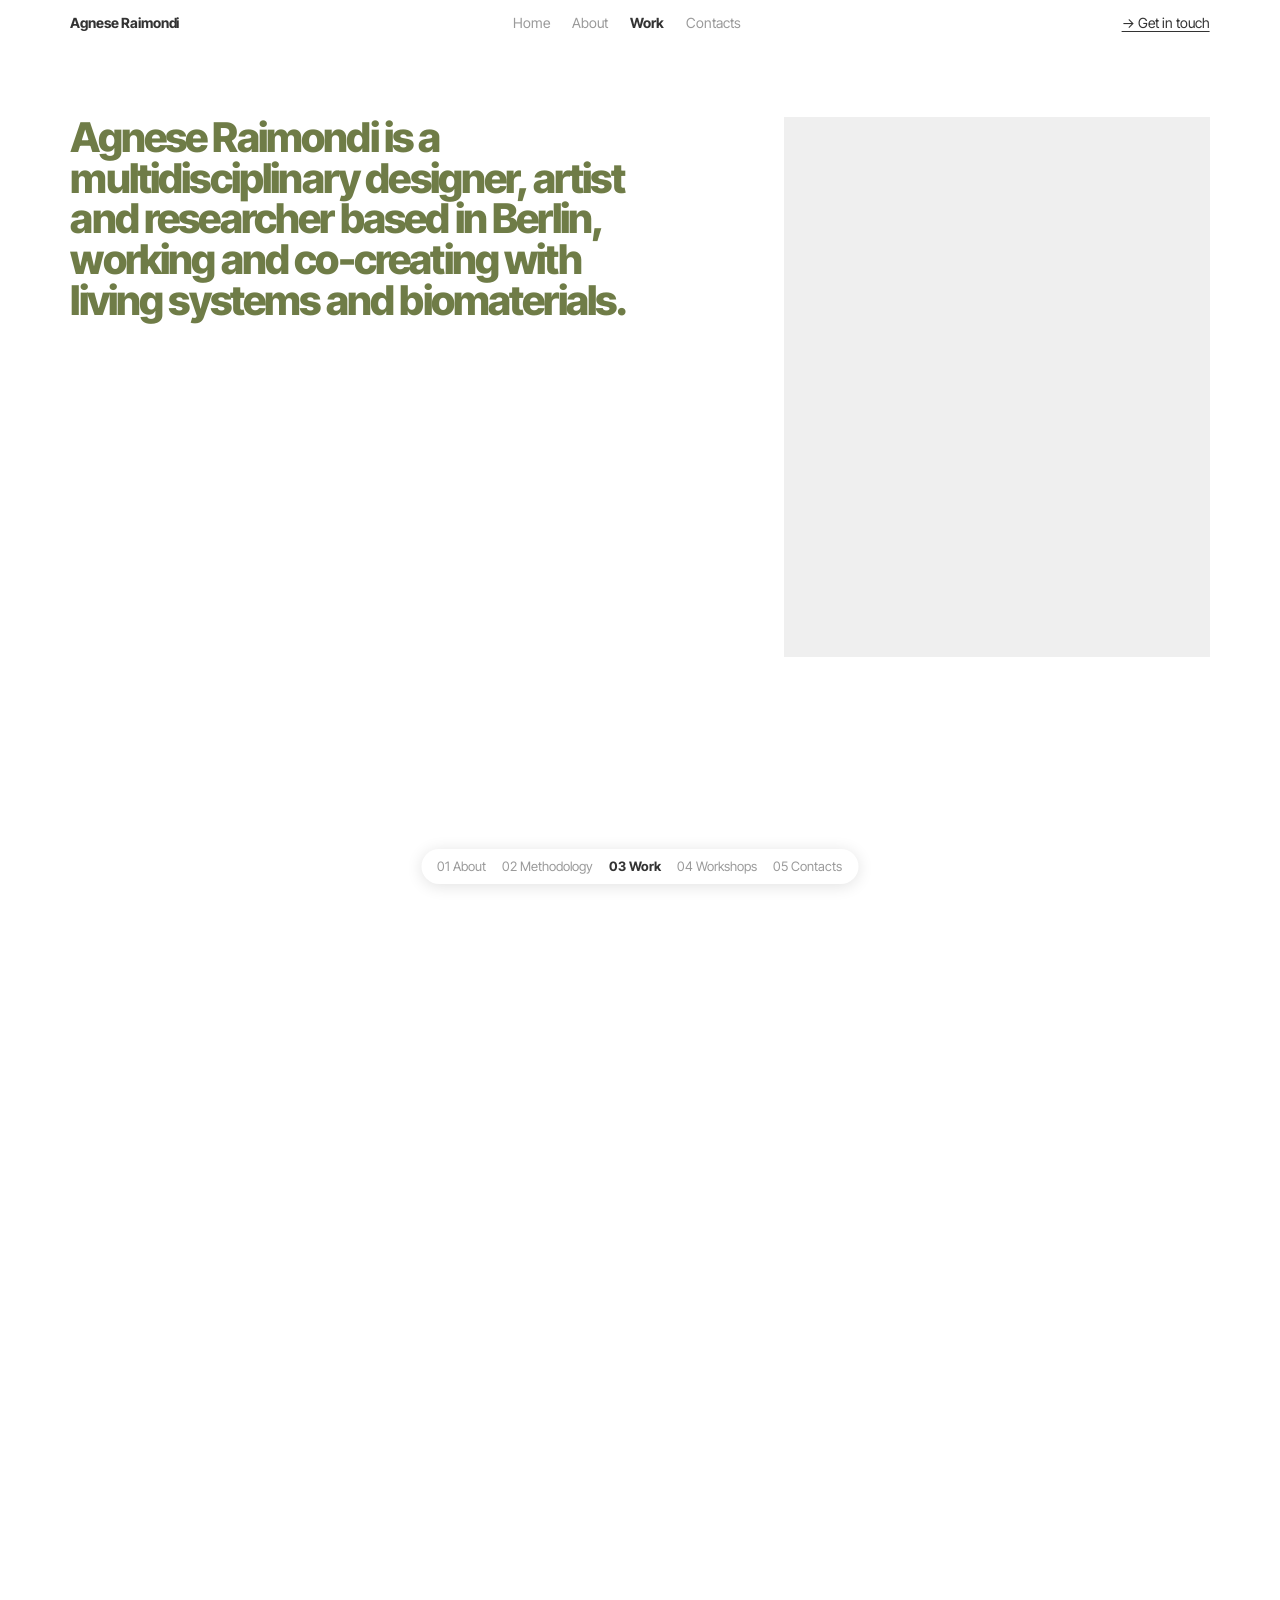
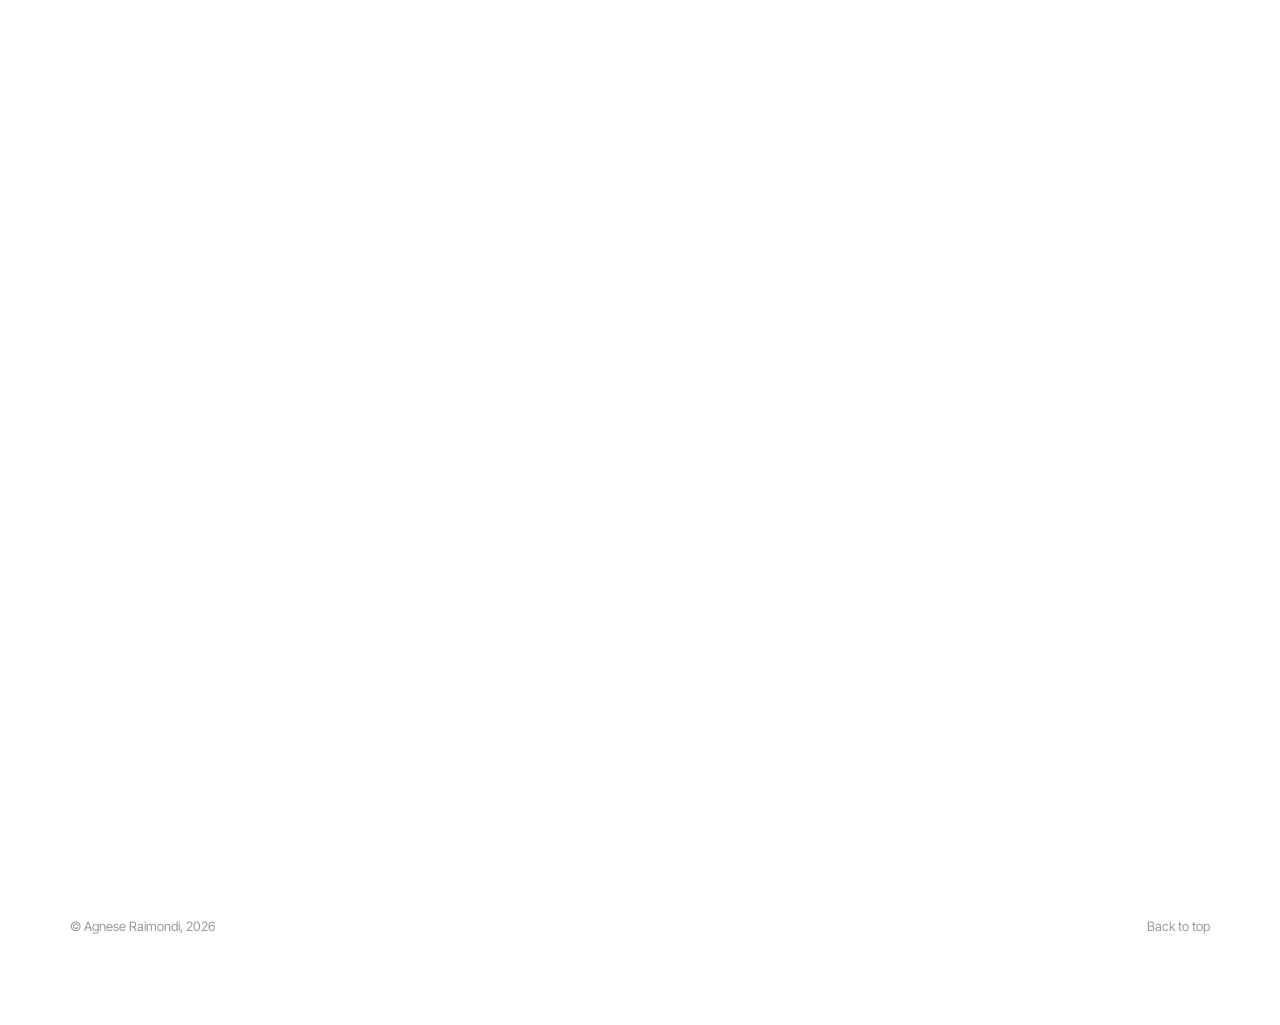
<file: index.html>
<!DOCTYPE html>
<html lang="en">
<head>
<meta charset="utf-8">
<meta name="viewport" content="width=device-width, initial-scale=1">
<title>Agnese Raimondi </title>
<meta name="description" content="Agnese Raimondi is a Bio-artist and Designer, working with sustainable approaches, regenerative design and biomaterials.">
<link rel="preconnect" href="https://fonts.googleapis.com">
<link rel="preconnect" href="https://fonts.gstatic.com" crossorigin>
<link href="https://fonts.googleapis.com/css2?family=Inter+Tight:wght@200;300;400;500;700;800&display=swap" rel="stylesheet">
<link rel="stylesheet" href="style.css">
</head>
<body>

<header class="bar">
  <a class="mark" href="#top">Agnese Raimondi</a>
  <nav aria-label="Main">
    <a href="#top" class="on">Home</a>
    <a href="#about">About</a>
    <a href="#work">Work</a>
    <a href="contact.html">Contacts</a>
  </nav>
  <a class="cta" href="contact.html">→ Get in touch</a>
</header>

<main id="top">
<div class="cover">
  <div class="cover-text">
<h1 class="lead">
  <span class="name">Agnese Raimondi is a multidisciplinary designer, artist and researcher based in Berlin, working and co-creating with living systems and biomaterials.</span>
</h1>
  </div>
  <div class="hero">
    <iframe src="https://player.vimeo.com/video/1244263925?badge=0&amp;autopause=0&amp;player_id=0&amp;app_id=58479&amp;autoplay=1&amp;muted=1&amp;loop=1&amp;background=1"
            allow="autoplay; fullscreen; picture-in-picture; clipboard-write; encrypted-media; web-share"
            referrerpolicy="strict-origin-when-cross-origin"
            title="MOLD WILL GROW ON YOU"></iframe>
  </div>
</div>

  <section class="blk toc" id="contents">
    <h2>Contents</h2>
    <div class="body">
      <ol>
        <li><a href="#about"><span>01</span>About me</a></li>
        <li><a href="#methodology"><span>02</span>Methodology</a></li>
        <li><a href="#work"><span>03</span>Work</a></li>
        <li><a href="#workshops"><span>04</span>Workshops</a></li>
        <li><a href="contact.html"><span>05</span>Contacts</a></li>
      </ol>
    </div>
  </section>

  <section class="blk" id="about">
    <h2><small>01</small>About me</h2>
    <div class="body">
      <p>I am a designer, researcher, artist and <strong>alchemist</strong>. I’m fascinated by <strong>transformation and co-creation with nature</strong>, and these are the focus of my practice. When I first started exploring biomaterials, I realised that for the first time a material could capture time and explore it with me: growth, transformation, decomposition. A full cycle that I could finally see clearly and it opened up a whole world inside me.</p>
      <p>I come from a background in Fashion and Costume Design. My passion for textiles, and for the relationships between people, materials and society, led me towards regenerative design. With a Master in Design for Emergent Futures, I confirmed my passion for research, more-than-human design, and participatory and speculative approaches.</p>
    </div>
  </section>

<section class="blk" id="methodology">
  <h2><small>02</small>Methodology</h2>
  <div class="body">
    <p>I work mainly with <strong>biomaterials</strong> and <strong>biofabrication</strong>: biomaterials are materials that come from living matter, such as plants, algae, fungi or bacteria, rather than from petrochemicals; while biofabrication is a way of making in which a living process does part of the work. For example, growing roots of plants to make a textile (you can read about it in the <a href="#work">Work section</a>).</p>

    <p>Photography is what accompanies me most, especially when I document my materials and I am always experimenting with something new, starting from study and research, but I also let the results surprise me. These materials don’t always behave as planned: a bioplastic can dry differently than expected, a dye can react differently on each fibre, and external factors I can’t control, like the weather, can change the result. When something <strong>unexpected</strong> happens, I don’t see it as a failure. I try to understand why it happened and to accept what the material became and what it taught me. This way of working is also the starting point of my workshops and collaborations, which tend to open onto wider conversations about how we relate to matter.</p>
  </div>
</section>

  <section class="blk wide" id="work">
    <h2><small>03</small>Work</h2>
    <div class="body" id="work-grid"></div>

<p class="lab">Education</p>

    <!-- ===== MASTER: tendina chiusa di default. Per averla aperta all'arrivo scrivi <details class="master" open> ===== -->
    <details class="master" id="master">
      <summary>
        <h3>Master in Design for Emergent Futures<small>Barcelona, 2025 – 2026</small></h3>
        <p class="m-short">A hands-on, multidisciplinary master where I worked daily in the biolab, learned digital fabrication and researched Pleasure Activism.</p>
        <span class="more"><span class="o-closed">+ Read more</span><span class="o-open">– Close</span></span>
      </summary>

      <div class="m-open">
        <div class="m-text">
          <div class="body">
            <p>I did my Master in Design for Emergent Futures in Barcelona, organised by IAAC and ELISAVA Barcelona School of Design and Engineering, in collaboration with Fab Lab Barcelona and the Fab Academy. It is a hands-on, multidisciplinary programme that takes design beyond aesthetics, to face complex challenges where many different factors are connected. The programme is built around four pillars: Explore, Build, Reflect and Apply. Through the Fab Academy, based on MIT’s course “How to Make (Almost) Anything” and led by Neil Gershenfeld, we learned digital fabrication, coding and synthetic biology, and we looked critically at technologies such as AI, blockchain and biotechnology.</p>

      <p>What I loved most is that I had the chance to work every day in the biolab, a laboratory where you research and experiment with living materials, and to deepen my research on biomaterials. I also explored new technologies: I learned some coding and how to work with Arduino, a small programmable board that lets objects react to the world around them, and I discovered new software such as Rhinoceros, TouchDesigner, and learned how to 3D print. I integrated all of this into my projects.</p>

      <p>My research project was about Pleasure Activism and what it means for women to live our own intimacy and pleasure, starting from my experience. I developed group facilitations to start conversations on the topic, and I prototyped games and objects of exploration to go with them. And working side by side with my classmates, I also learned rapid prototyping: turning ideas into real objects quickly, testing them and improving them together.</p>
          </div>
        </div>

        <p class="lab">Selected projects</p>

        <!-- Progetto 1: testo a sinistra, foto a destra -->
        <article class="mp">
          <div class="mp-text">
            <h4>(UN)chastity</h4>
            <span>2026</span>
            <p>(UN)chastity is a project made in collaboration with Ivan Hunga Garcia. Is a pair of pressure-sensitive g-string underwear made from biomaterials, embedded with vibration motors that respond to touch pressure. We explored and experimented at the intersection of e-textiles, biodesign, and intimate wearable technology, trying to make our artefacts as much open source and DIY as we could.</p>
            <p>If you want to know more, the project is fully open source and you can find it on <a href="https://www.hackster.io/545240/un-chastity-17b1e7" target="_blank" rel="noopener">Hackster</a>.</p>
          </div>
          <div class="mp-ph">
            <div class="ph"><img src="images/master/project1.jpg" alt="(UN)chastity, photo 1" onerror="this.remove()"></div>
            <div class="ph"><img src="images/master/project2.jpg" alt="(UN)chastity, photo 2" onerror="this.remove()"></div>
          </div>
        </article>

        <!-- Progetto 2: "flip" = testo a destra, foto a sinistra -->
        <article class="mp flip" id="monsters-and-pleasures">
          <div class="mp-text">
            <h4>Monsters and Pleasures</h4>
            <span>2026</span>
            <p>Monsters and Pleasures is a facilitation group I co-led with Alejandra Rivera, as part of my research on Pleasure Activism. About 20 people gathered outdoors to talk about intimacy, the body and vulnerable things. After an opening circle, groups of five rotated through four stations, where a host guided the conversation with a themed card and left a trace of it on paper, building a collective map. We closed with a circle to harvest what had emerged.</p>
            <p>To explain to the participants what would happen, we made a small website. You can read <a href="https://agneseraimondii.github.io/monstersandpleasure/" target="_blank" rel="noopener">the guide</a>.</p>
          </div>
          <div class="mp-ph">
            <div class="ph"><img src="images/master/project3.jpg" alt="Monsters and Pleasures, photo 1" onerror="this.remove()"></div>
            <div class="ph"><img src="images/master/project4.jpg" alt="Monsters and Pleasures, photo 2" onerror="this.remove()"></div>
          </div>
        </article>

        <!-- Progetto 3: testo a sinistra, foto a destra -->
        <article class="mp">
          <div class="mp-text">
            <h4>Biomaterial Lamp</h4>
            <span>2026</span>
            <p>The Biomaterial Lamp is a project I developed together with Hannah Peevey. The structure is made of laser-cut acrylic, assembled by hand, and the biomaterial is made of agar-agar and spirulina, a blue-green algae.</p>
            <p>It was also a lesson in rapid prototyping. Instead of aiming for a perfect object from the start, we built quickly, tested what worked and what didn't, and improved the design again and again. A laser cutter is precise and predictable, while a biomaterial is not, so prototyping fast was the way to learn how the two behave together. It taught me a lot about moving from an idea to a real object, and about turning mistakes into useful information.</p>
          </div>
          <div class="mp-ph">
            <div class="ph"><img src="images/master/project5.jpg" alt="Biomaterial Lamp, photo 1" onerror="this.remove()"></div>
            <div class="ph"><img src="images/master/project6.jpg" alt="Biomaterial Lamp, photo 2" onerror="this.remove()"></div>
          </div>
        </article>

        <!-- Progetto 4: "flip" = testo a destra, foto a sinistra -->
        <article class="mp flip">
          <div class="mp-text">
            <h4>Solar Oven</h4>
            <span>Workshop with Low-tech Magazine</span>
            <p>A workshop led by Kris De Decker of Low-tech Magazine, where we built a solar oven as a group in only two days, and then covered it with a biomaterial. It was a beautiful and fascinating experience, and I learned a lot.</p>
            <p>If you want to know more, you can read <a href="https://solar.lowtechmagazine.com/2025/10/how-to-build-a-solar-powered-electric-oven/" target="_blank" rel="noopener">how to build a solar-powered electric oven</a> on Low-tech Magazine.</p>
          </div>
          <div class="mp-ph">
            <div class="ph"><img src="images/master/project7.jpg" alt="Solar Oven, photo 1" onerror="this.remove()"></div>
            <div class="ph"><img src="images/master/project8.jpg" alt="Solar Oven, photo 2" onerror="this.remove()"></div>
          </div>
        </article>

      </div>
    </details>

    <!-- ===== BA: solo una riga, niente tendina ===== -->
    <div class="master edu-note">
      <h3>BA in Fashion and Costume Design<small>Accademia di Costume e Moda, 2020 – 2024</small></h3>
      <p>Fashion, textile and costume design projects from my BA are available on request. <a href="mailto:agneseraimondi13@gmail.com">Write to me</a> and I will send them over.</p>
    </div>
  </section>

  <section class="blk" id="workshops">
    <h2><small>04</small>Workshops</h2>
    <div class="body">
      <ul class="list">
        <li><span>2026</span><div><b><a href="https://gentlerfutures.com/line-up-2026/agnese-raimondi" target="_blank" rel="noopener">Colour and matter: exploring natural dyes and biomaterials</a></b><small>Gentler Futures Festival, Lisbon</small></div></li>
        <li><span>2026</span><div><b><a href="#monsters-and-pleasures">Monsters and Pleasures with Alejandra Rivera</a></b><small>Master in Design for Emergent Futures, Barcelona</small></div></li>
        <li><span>2024</span><div><b>Algae string</b><small>Metsäkartano Youth Centre, Finland</small></div></li>
      </ul>
    </div>
  </section>

</main>

<footer class="foot"><span>© Agnese Raimondi, 2026</span><a href="#top">Back to top</a></footer>

<nav class="idx" id="idx" aria-label="Section index">
  <a href="#about">01 About</a>
  <a href="#methodology">02 Methodology</a>
  <a href="#work">03 Work</a>
  <a href="#workshops">04 Workshops</a>
  <a href="contact.html">05 Contacts</a>
</nav>

<script src="projects.js"></script>
<script>
(function(){
  // Work grid, built from projects.js
  document.getElementById("work-grid").innerHTML = PROJECTS.map(function(p, i){
    var n = Math.min(p.preview || 3, p.images.length);
    var thumbs = p.images.slice(0, n).map(function(src){
      return '<div class="ph"><img src="' + src + '" alt="" onerror="this.remove()"></div>';
    }).join("");
    return '<a class="wk" href="project.html?p=' + p.slug + '">' +
      '<div class="wk-h"><b>' + p.title + '</b><span>' + p.year + '</span></div>' +
      '<div class="wk-r" style="--n:' + n + '">' + thumbs + '</div></a>';
  }).join("");

  // Small index: appears once Contents has been scrolled past, highlights the current section
  var idx = document.getElementById("idx"), toc = document.getElementById("contents");
  new IntersectionObserver(function(e){
    idx.classList.toggle("show", !e[0].isIntersecting && e[0].boundingClientRect.bottom < 0);
  }).observe(toc);

  var links = [].slice.call(idx.querySelectorAll("a"));
  var navLinks = [].slice.call(document.querySelectorAll(".bar nav a"));
  var topNav = {about: "#about", work: "#work"};
  ["about","methodology","work","workshops"].forEach(function(id){
    var s = document.getElementById(id);
    new IntersectionObserver(function(e){
      if (!e[0].isIntersecting) return;
      links.forEach(function(a){a.classList.toggle("on", a.getAttribute("href") === "#" + id)});
      var t = topNav[id];
      if (t) navLinks.forEach(function(a){a.classList.toggle("on", a.getAttribute("href") === t)});
    }, {rootMargin: "-45% 0px -50% 0px"}).observe(s);
  });
})();
</script>
<script>
(function(){
  document.documentElement.classList.add("js");
  var els = document.querySelectorAll(".blk");
  els.forEach(function(el){ el.classList.add("reveal"); });
  var io = new IntersectionObserver(function(entries){
    entries.forEach(function(e){
      e.target.classList.toggle("in", e.isIntersecting);
    });
  }, {threshold: 0, rootMargin: "0px 0px -12% 0px"});
  els.forEach(function(el){ io.observe(el); });
})();
</script>
<script>
(function(){
  // Un link come href="#monsters-and-pleasures" punta dentro la tendina del Master, che di default è chiusa.
  // Qui la apriamo prima che il browser scorra fino al progetto.
  function openFor(id){
    var t = id && document.getElementById(id);
    var d = t && t.closest("details");
    if (d && !d.open) d.open = true;
    return t;
  }
  document.addEventListener("click", function(e){
    var a = e.target.closest('a[href^="#"]');
    if (a) openFor(a.getAttribute("href").slice(1));
  });
  // Stesso discorso se qualcuno arriva già con l'indirizzo completo (index.html#monsters-and-pleasures)
  var t = openFor(location.hash.slice(1));
  if (t) t.scrollIntoView();
})();
</script>
</body>
</html>
</file>
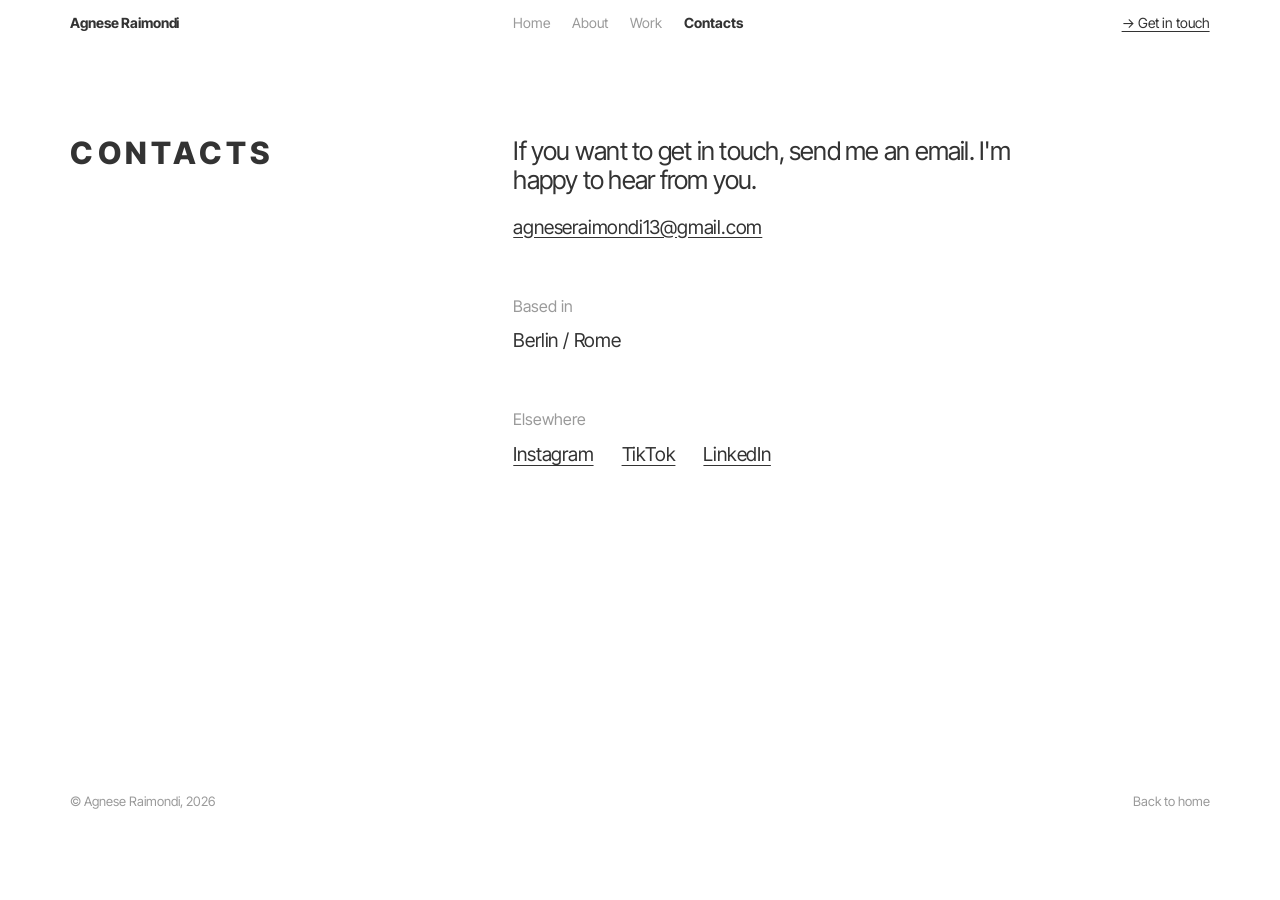
<file: contact.html>
<!DOCTYPE html>
<html lang="en">
<head>
<meta charset="utf-8">
<meta name="viewport" content="width=device-width, initial-scale=1">
<title>Contacts – Agnese Raimondi</title>
<meta name="description" content="Get in touch with Agnese Raimondi, designer and bio-artist based between Berlin, Rome and Barcelona.">
<link rel="preconnect" href="https://fonts.googleapis.com">
<link rel="preconnect" href="https://fonts.gstatic.com" crossorigin>
<link href="https://fonts.googleapis.com/css2?family=Inter+Tight:wght@200;300;400;500;700;800&display=swap" rel="stylesheet">
<link rel="stylesheet" href="style.css">
</head>
<body class="contact-page">

<header class="bar">
  <a class="mark" href="index.html">Agnese Raimondi</a>
  <nav aria-label="Main">
    <a href="index.html">Home</a>
    <a href="index.html#about">About</a>
    <a href="index.html#work">Work</a>
    <a href="contact.html" class="on" aria-current="page">Contacts</a>
  </nav>
  <a class="cta" href="contact.html">→ Get in touch</a>
</header>

<main>
  <section class="blk">
    <h2>Contacts</h2>
    <div class="body">

      <!-- Messaggio e email -->
      <div class="c-block">
        <p class="c-lead">If you want to get in touch, send me an email. I'm happy to hear from you.</p>
        <p class="c-big"><a href="mailto:agneseraimondi13@gmail.com">agneseraimondi13@gmail.com</a></p>
      </div>

      <!-- Dove sono -->
      <div class="c-block">
        <p class="lab">Based in</p>
        <p class="c-big">Berlin / Rome </p>
      </div>

      <!-- Social: per LinkedIn sostituisci l'indirizzo con quello del tuo profilo -->
      <div class="c-block">
        <p class="lab">Elsewhere</p>
        <div class="c-big c-soc">
          <a href="https://www.instagram.com/agmnesia/" target="_blank" rel="noopener">Instagram</a>
          <a href="https://www.tiktok.com/@agmnesia" target="_blank" rel="noopener">TikTok</a>
          <a href="https://www.linkedin.com/in/INSERISCI-IL-TUO-PROFILO/" target="_blank" rel="noopener">LinkedIn</a>
        </div>
      </div>

    </div>
  </section>
</main>

<footer class="foot"><span>© Agnese Raimondi, 2026</span><a href="index.html">Back to home</a></footer>

</body>
</html>
</file>
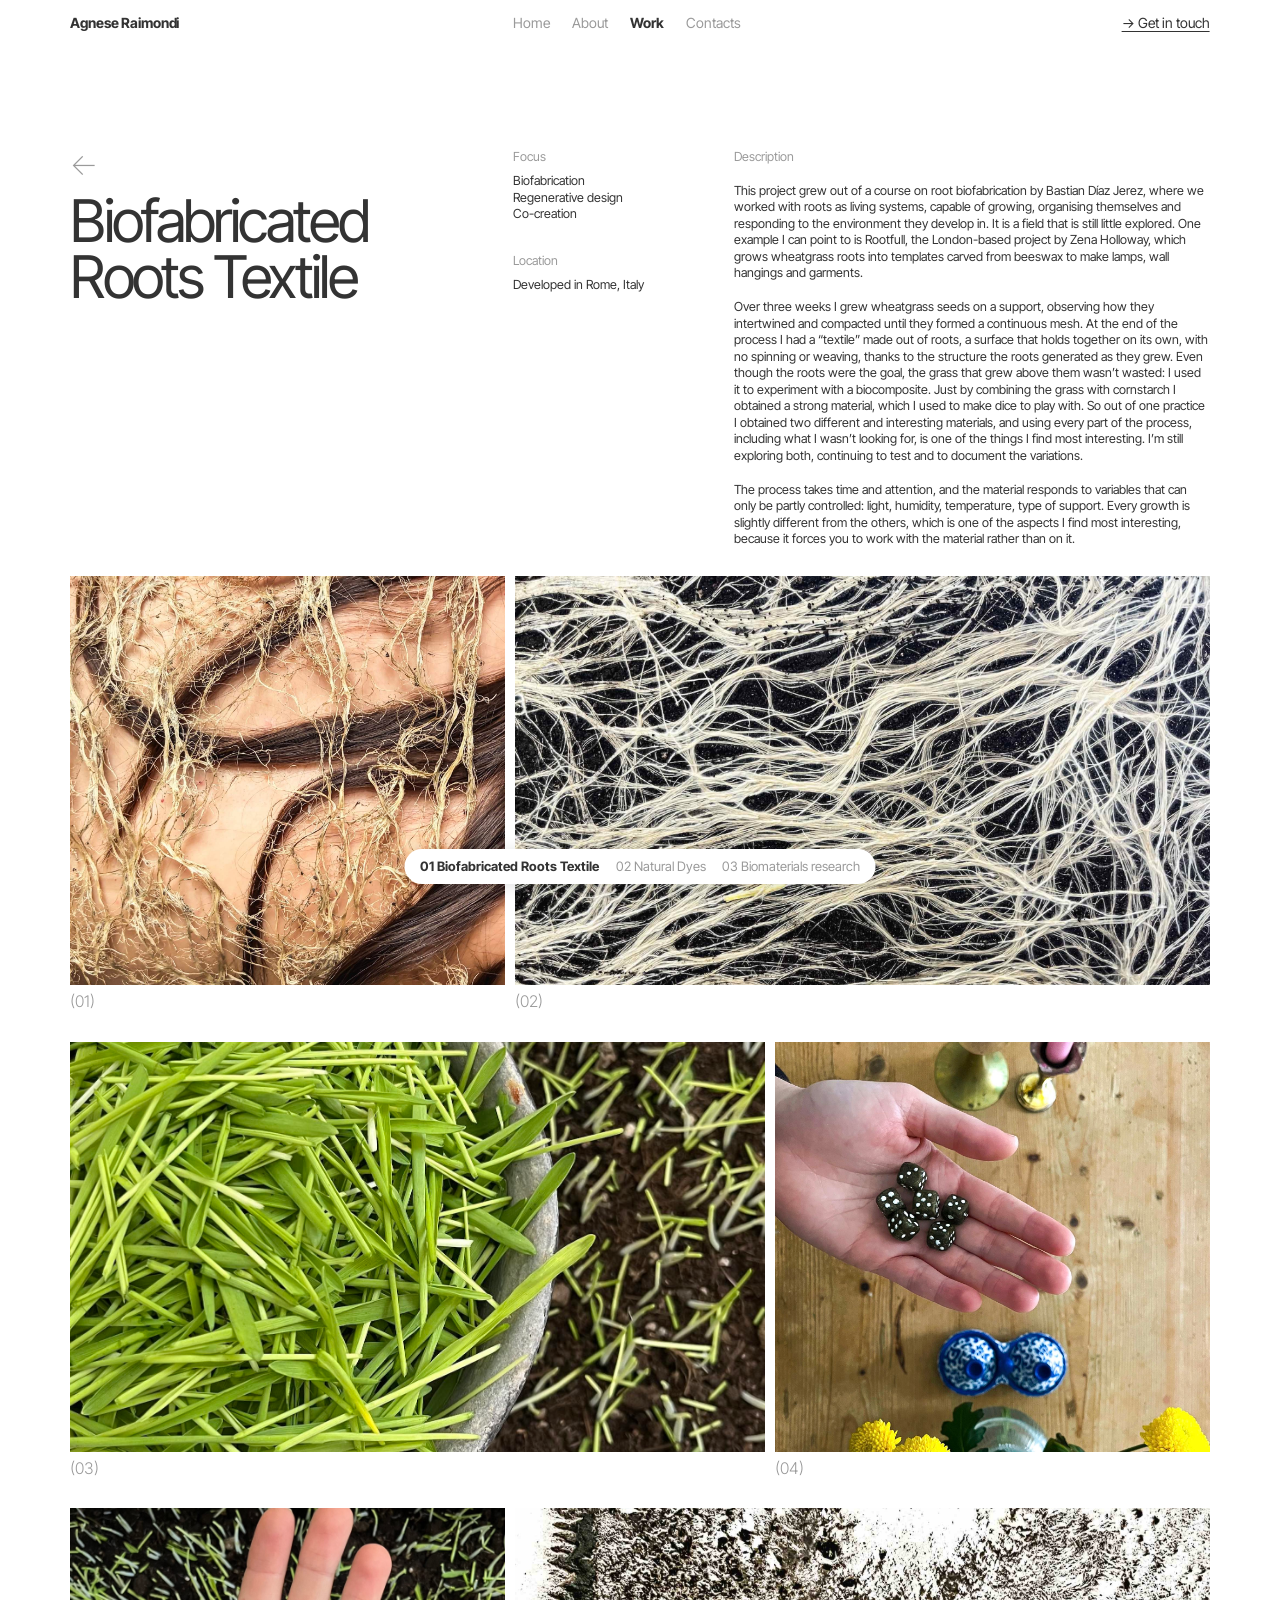
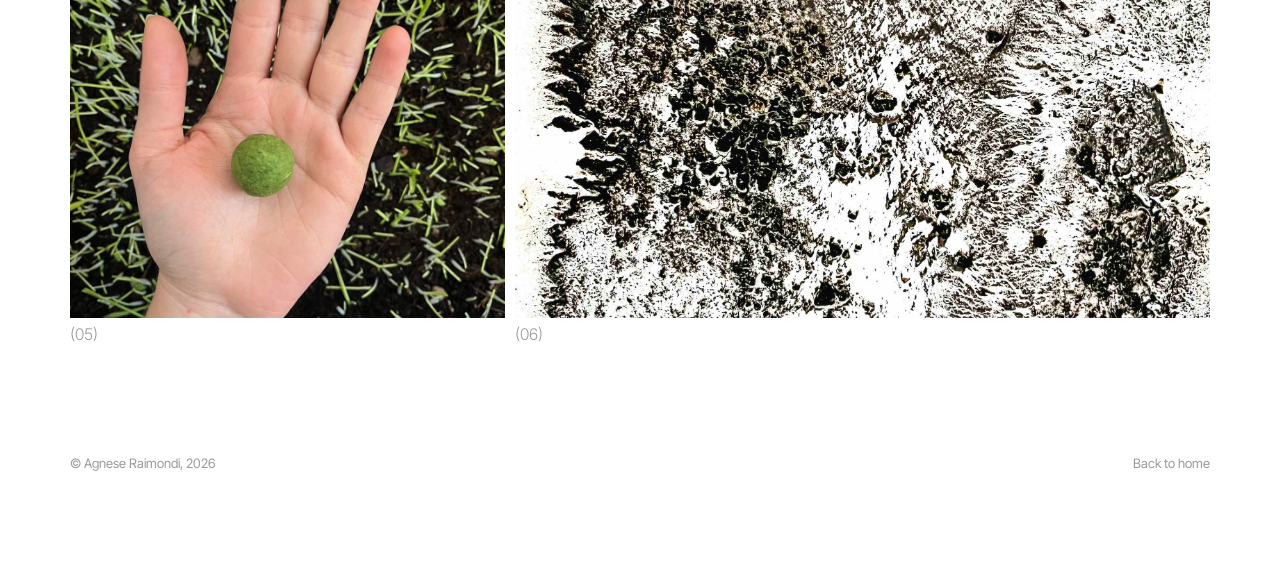
<file: project.html>
<!DOCTYPE html>
<html lang="en">
<head>
<meta charset="utf-8">
<meta name="viewport" content="width=device-width, initial-scale=1">
<title>Work – Agnese Raimondi</title>
<link rel="preconnect" href="https://fonts.googleapis.com">
<link rel="preconnect" href="https://fonts.gstatic.com" crossorigin>
<link href="https://fonts.googleapis.com/css2?family=Inter+Tight:wght@200;300;400;500;700;800&display=swap" rel="stylesheet">
<link rel="stylesheet" href="style.css">
</head>
<body>

<header class="bar">
  <a class="mark" href="index.html">Agnese Raimondi</a>
  <nav aria-label="Main">
    <a href="index.html">Home</a>
    <a href="index.html#about">About</a>
    <a href="index.html#work" class="on">Work</a>
    <a href="contact.html">Contacts</a>
  </nav>
  <a class="cta" href="contact.html">→ Get in touch</a>
</header>

<main id="p"></main>

<script src="projects.js"></script>
<script>
(function(){
  var slug = new URLSearchParams(location.search).get("p");
  var i = PROJECTS.findIndex(function(x){return x.slug === slug});
  if (i < 0) i = 0;
  var p = PROJECTS[i];
  document.title = p.title + " – Agnese Raimondi";

  var html = '<div class="phead">' +
    '<div><a class="back" href="index.html#work" aria-label="Back to work">←</a><h1>' + p.title + '</h1></div>' +
    '<div class="meta"><div><p class="lab">Focus</p>' + p.focus.map(function(f){return '<p>' + f + '</p>'}).join("") + '</div>' +
    '<div><p class="lab">Location</p><p>' + p.location + '</p></div></div>' +
    '<div class="desc"><p class="lab">Description</p>' + p.description.map(function(d){return '<p>' + d + '</p>'}).join("") + '</div>' +
  '</div><div class="rows">';

  for (var k = 0; k < p.images.length; k += 2) {
    var even = (k / 2) % 2 === 0;
    html += '<div class="row ' + (even ? "a" : "b") + '">';
    [k, k + 1].forEach(function(j, pos){
      if (j >= p.images.length) return;
      var small = even ? pos === 0 : pos === 1;
      var num = "(" + String(j + 1).padStart(2, "0") + ")";
      html += '<figure class="' + (small ? "s" : "l") + '"><div class="ph"><img src="' + p.images[j] + '" alt="' + p.title + ' ' + num + '" onerror="this.remove()"></div><figcaption>' + num + '</figcaption></figure>';
    });
    html += '</div>';
  }
  html += '</div>' +
    '<footer class="foot"><span>© Agnese Raimondi, 2026</span><a href="index.html">Back to home</a></footer>';
  document.getElementById("p").innerHTML = html;

  // Barretta fissa in basso: un link per ogni progetto, quello aperto in evidenza.
  // Usa le classi .idx / .show già presenti in style.css (le stesse della home).
  var nav = '<nav class="idx show" aria-label="Projects">' + PROJECTS.map(function(q, j){
    return '<a href="project.html?p=' + q.slug + '"' + (j === i ? ' class="on" aria-current="page"' : '') + '>' +
      String(j + 1).padStart(2, "0") + ' <span class="t">' + q.title + '</span></a>';
  }).join("") + '</nav>';
  document.body.insertAdjacentHTML("beforeend", nav);
})();
</script>
</body>
</html>
</file>
<file: style.css>
/* =====================================================
   AGNESE RAIMONDI PORTFOLIO – style.css
   Ordine: 1 Colori e misure · 2 Base · 3 Barra in alto
   4 Copertina · 5 Sezioni · 6 Work · 7 Pagina progetto
   8 Indice fisso · 9 Comparsa morbida · 10 Telefono
   ===================================================== */

/* ---------- 1. COLORI E MISURE (cambia qui) ---------- */
:root{
  --paper:#ffffff;                  /* sfondo */
  --ink:#333333;                    /* testo grigio scuro */
  --olive:#6f7c47;                  /* verde oliva */
  --mute:#9a9a9a;                   /* testi secondari */
  --soft:#efefef;                   /* riquadri senza foto */
  --pad:clamp(22px,5.5vw,80px);     /* margine dal bordo dello schermo */
  --gap:10px;                       /* spazio tra colonne e immagini */
  --col:38%;                        /* larghezza colonna sinistra */
}

/* ---------- 2. BASE ---------- */
*{box-sizing:border-box;margin:0;padding:0}
html{scroll-behavior:smooth;scroll-padding-top:60px}
body{
  background:var(--paper);
  color:var(--ink);
  font-family:"Inter Tight","Helvetica Neue",Helvetica,Arial,sans-serif;
  font-size:15px;
  line-height:1.3;
  -webkit-font-smoothing:antialiased;
}
a{color:inherit;text-decoration:none}
a:hover{color:var(--olive)}
:focus-visible{outline:2px solid var(--olive);outline-offset:3px}
img{display:block;max-width:100%}
.hero img,.ph img{width:100%;height:100%;object-fit:cover}

/* ---------- 3. BARRA IN ALTO ---------- */
.bar{
  position:sticky;top:0;z-index:10;
  display:grid;grid-template-columns:var(--col) 1fr auto;gap:var(--gap);
  align-items:baseline;
  padding:14px var(--pad);
  background:var(--paper);
  font-size:14px;
}
.bar .mark{font-weight:700;letter-spacing:-.01em}
.bar nav{display:flex;gap:22px}
.bar nav a{color:var(--mute)}
.bar nav a:hover{color:var(--ink)}
.bar nav a.on{color:var(--ink);font-weight:700}
.bar .cta{text-decoration:underline;text-underline-offset:3px}

/* ---------- 4. COPERTINA (titolo + video) ---------- */
.cover{
  min-height:100vh;min-height:100svh;       /* i Contents restano sotto la prima schermata */
  padding:var(--pad);
  display:grid;grid-template-columns:1fr 1fr;gap:var(--gap);
}
.cover-text{display:flex;flex-direction:column;gap:24px}

/* Titolo: tutto in verde oliva, grassetto */
.lead{
  font-size:clamp(26px,3.2vw,48px);         /* grandezza: minimo, ideale, massimo (prima 34px / 4.4vw / 70px) */
  font-weight:800;
  letter-spacing:-.045em;
  line-height:1;
  color:var(--olive);
}
.lead .name,
.lead .rest{
  display:inline;                           /* nome e frase scorrono come un testo solo */
  color:var(--olive);
  font-size:1em;
  font-weight:800;
  letter-spacing:inherit;
  line-height:inherit;
  margin:0;
  max-width:none;
}

.hero{
  justify-self:end;
  height:min(60vh,585px);
  aspect-ratio:100/126.91;
  max-width:100%;
  background:var(--soft);
  overflow:hidden;
}
.hero iframe{width:100%;height:100%;border:0;display:block}

/* ---------- 5. SEZIONI DELLA HOME ---------- */
section.blk{
  display:grid;grid-template-columns:var(--col) 1fr;gap:var(--gap);
  padding:clamp(40px,7vw,96px) var(--pad) 0;
}
.blk>h2{
  font-size:clamp(22px,2.4vw,34px);
  font-weight:800;letter-spacing:.14em;text-transform:uppercase;line-height:1.1;
}
.blk>h2 small{
  display:block;margin-bottom:.8em;
  font-size:.5em;font-weight:500;letter-spacing:.05em;color:var(--olive);
}
.body p{max-width:60ch;margin-bottom:1em;font-size:16px}
.body p:last-child{margin-bottom:0}
.body p a{text-decoration:underline;text-underline-offset:3px}

/* Contents */
.toc ol{list-style:none}
.toc li{
  font-size:clamp(22px,2.7vw,38px);
  font-weight:700;letter-spacing:-.02em;line-height:1.18;text-transform:uppercase;
}
.toc li span{display:inline-block;width:2.1em}

/* Workshops */
.list{list-style:none}
.list li{display:grid;grid-template-columns:5.5em 1fr;gap:12px;padding:10px 0}
.list span{color:var(--mute)}
.list b{font-weight:700}
.list small{display:block;font-size:13px;color:var(--mute)}
.list a{text-decoration:underline;text-underline-offset:3px}   /* link del workshop: sottolineato, perché su telefono non esiste l'hover */

/* Footer */
.foot{
  display:flex;justify-content:space-between;gap:12px;flex-wrap:wrap;
  padding:80px var(--pad) 90px;
  font-size:13px;color:var(--mute);
}

/* ---------- 6. WORK (anteprime nella home) ---------- */
.blk.wide{grid-template-columns:1fr}
.blk.wide>h2{margin-bottom:clamp(20px,3vw,40px)}
.wk{display:block;margin-bottom:clamp(40px,6vw,80px)}
.wk-h{
  display:flex;justify-content:space-between;align-items:baseline;gap:12px;
  margin-bottom:12px;
  font-size:clamp(24px,3vw,44px);letter-spacing:-.04em;line-height:1;
}
.wk-h b{font-weight:400}
.wk-h span{font-size:14px;letter-spacing:0;color:var(--mute)}
.wk-r{display:grid;grid-template-columns:repeat(var(--n,3),1fr);gap:var(--gap)}
.wk .ph{aspect-ratio:3/2;background:var(--soft);overflow:hidden}
.wk .ph img{transition:transform .5s}
@media (hover:hover){                           /* solo con il mouse: su touch l'hover resterebbe "bloccato" dopo il tocco */
  .wk:hover .ph img{transform:scale(1.03)}
  .wk:hover .wk-h{color:var(--olive)}
}

/* ---------- 6b. EDUCATION (tendine Master e BA, dentro Work) ---------- */
.blk.wide>.lab{
  margin:clamp(40px,6vw,80px) 0 12px;
  font-size:clamp(16px,1.6vw,22px);          /* più grande (prima 11px) */
  font-weight:800;letter-spacing:.14em;text-transform:uppercase;   /* stesso stile dei titoli di sezione */
  color:var(--ink);                          /* grigio scuro invece del grigio chiaro */
}

.master{border-top:1px solid #d8d8d8}                  /* linea sottile: separa le righe */
.master:last-child{border-bottom:1px solid #d8d8d8}

/* La parte SEMPRE visibile (summary): titolo a sinistra, frase breve + "Read more" a destra */
.master summary{
  display:grid;grid-template-columns:var(--col) 1fr;gap:var(--gap);
  padding:22px 0;cursor:pointer;
  list-style:none;                                      /* toglie il triangolino standard... */
}
.master summary::-webkit-details-marker{display:none}   /* ...anche su Safari */
.master summary>*{grid-column:2}                        /* tutto a destra, tranne il titolo */
.master summary h3{
  grid-column:1;grid-row:1/span 2;
  font-size:clamp(24px,3vw,44px);font-weight:400;letter-spacing:-.04em;line-height:1;
  transition:color .2s;
}
.master summary h3 small{display:block;margin-top:10px;font-size:14px;letter-spacing:0;color:var(--mute)}
.master summary:hover h3,.master summary:hover .more{color:var(--olive)}

.m-short{max-width:60ch;font-size:16px}
.more{
  justify-self:start;margin-top:10px;
  font-size:14px;text-decoration:underline;text-underline-offset:3px;
}
.o-open{display:none}                                   /* testo del bottone: "Close" appare solo da aperta */
.master[open] .o-closed{display:none}
.master[open] .o-open{display:inline}
.master[open] .m-short{display:none}                     /* da aperta la frase breve lascia posto al testo completo */

/* La parte che si apre */
.m-open{padding-bottom:clamp(20px,3vw,40px);animation:unfold .45s ease}
@keyframes unfold{from{opacity:0;transform:translateY(-8px)}to{opacity:1;transform:none}}
.m-text{display:grid;grid-template-columns:var(--col) 1fr;gap:var(--gap)}
.m-text .body{grid-column:2}
.m-open .lab{margin:clamp(30px,5vw,60px) 0 16px}

/* Progetto selezionato: colonna di testo + due foto affiancate */
.mp{
  display:grid;grid-template-columns:var(--col) 1fr;gap:var(--gap);
  align-items:start;margin-bottom:clamp(40px,6vw,80px);
}
.mp-text h4{font-size:clamp(20px,2vw,28px);font-weight:700;letter-spacing:-.02em;line-height:1.1}
.mp-text span{display:block;margin:6px 0 14px;font-size:13px;color:var(--mute)}
.mp-text p{max-width:42ch}
.mp-text p+p{margin-top:1em}
.mp-text a{text-decoration:underline;text-underline-offset:3px}   /* link esterni: sottolineati come "Get in touch" */
.mp-ph{display:grid;grid-template-columns:1fr 1fr;gap:var(--gap)}
.mp .ph{aspect-ratio:4/5;background:var(--soft);overflow:hidden}   /* forma delle foto: cambia qui */

/* "flip": inverte i lati (testo a destra). order:2 sposta il testo dopo le foto */
.mp.flip{grid-template-columns:1fr var(--col)}
.mp.flip .mp-text{order:2}

/* ---------- 6c. RIGA BA (sotto il Master) ---------- */
/* Stessa impostazione del Master (titolo a sinistra, testo a destra), ma senza tendina */
.edu-note{
  display:grid;grid-template-columns:var(--col) 1fr;gap:var(--gap);
  padding:22px 0;
}
.edu-note h3{font-size:clamp(24px,3vw,44px);font-weight:400;letter-spacing:-.04em;line-height:1}
.edu-note h3 small{display:block;margin-top:10px;font-size:14px;letter-spacing:0;color:var(--mute)}
.edu-note p{max-width:60ch;font-size:16px}
.edu-note a{text-decoration:underline;text-underline-offset:3px}

/* ---------- 6d. PAGINA CONTACTS (contact.html) ---------- */
.c-block{margin-bottom:clamp(32px,4.5vw,56px)}
.c-block:last-child{margin-bottom:0}
.c-block .lab{margin-bottom:12px}                      /* etichette piccole e grigie sopra ogni gruppo */

.body .c-lead{                                         /* frase di apertura */
  max-width:36ch;
  font-size:clamp(20px,2vw,28px);font-weight:400;letter-spacing:-.03em;line-height:1.15;
  margin-bottom:0;
}
.body .c-big{                                          /* "Berlin, Rome and Barcelona" e social */
  max-width:none;
  font-size:clamp(16px,1.5vw,20px);font-weight:400;letter-spacing:-.01em;line-height:1.3;
  margin-bottom:0;
}
.c-soc{display:flex;flex-wrap:wrap;gap:6px 28px}
.c-big a{text-decoration:underline;text-underline-offset:4px}   /* email e social: sottolineati, così si capisce che si toccano */
.c-lead+.c-big{margin-top:20px}                        /* spazio tra il messaggio e l'email */

/* Footer in fondo alla pagina Contacts: il body diventa una colonna alta almeno quanto lo schermo,
   il contenuto (main) si prende lo spazio libero e spinge il footer verso il basso */
.contact-page{min-height:100vh;min-height:100svh;display:flex;flex-direction:column}
.contact-page main{flex:1}


/* ---------- 7. PAGINA PROGETTO ---------- */
.back{display:block;margin-bottom:14px;font-size:30px;font-weight:200;line-height:1;color:var(--mute)}
.phead{
  display:grid;grid-template-columns:var(--col) 18.5% 1fr;gap:var(--gap);
  padding:clamp(40px,8vw,110px) var(--pad) 28px;
}
.phead h1{font-size:clamp(40px,4.6vw,76px);font-weight:400;letter-spacing:-.045em;line-height:.95;overflow-wrap:break-word}
.lab{margin-bottom:8px;font-size:11px;color:var(--mute)}
.meta p,.desc p{font-size:12.5px;line-height:1.32}
.meta div+div{margin-top:30px}
.desc p+p{margin-top:1.4em}
.desc a{text-decoration:underline;text-underline-offset:3px}   /* link dentro la descrizione */

.rows{padding:0 var(--pad)}
.row{
  --h:clamp(220px,32vw,500px);                  /* altezza delle foto: cambia qui */
  display:grid;gap:var(--gap);margin-bottom:12px;align-items:start;
}
.row.a{grid-template-columns:1fr 1.6fr}         /* stretta | larga */
.row.b{grid-template-columns:1.6fr 1fr}         /* larga | stretta */
.row .ph{height:var(--h);background:var(--soft);overflow:hidden}
.row figcaption{margin:6px 0 18px;font-size:16px;font-weight:300;color:var(--mute)}


/* ---------- 8. INDICE FISSO (compare dopo i Contents) ---------- */
.idx{
  position:fixed;left:50%;bottom:16px;z-index:20;
  display:flex;gap:16px;
  max-width:calc(100vw - 24px);overflow-x:auto;scrollbar-width:none;
  padding:9px 16px;
  background:var(--paper);
  box-shadow:0 2px 16px rgba(0,0,0,.12);
  border-radius:99px;
  font-size:13px;white-space:nowrap;
  opacity:0;pointer-events:none;
  transform:translate(-50%,20px);
  transition:opacity .25s,transform .25s;
}
.idx.show{opacity:1;pointer-events:auto;transform:translate(-50%,0)}
.idx a{color:var(--mute)}
.idx a:hover{color:var(--ink)}
.idx a.on{color:var(--ink);font-weight:700}

/* ---------- 9. COMPARSA MORBIDA (su e giù) ---------- */
.js .reveal{
  opacity:0;transform:translateY(28px);
  transition:opacity .9s ease,transform .9s ease;   /* durata: cambia .9s */
}
.js .reveal.in{opacity:1;transform:none}

@media (prefers-reduced-motion:reduce){
  html{scroll-behavior:auto}
  .js .reveal{opacity:1;transform:none;transition:none}
  .m-open{animation:none}
}

/* ---------- 9b. IPAD E SCHERMI MEDI ---------- */
@media (min-width:761px) and (max-width:1100px){
  .meta p,.desc p{font-size:13.5px}             /* testi della pagina progetto un po' più leggibili */
}

/* ---------- 9c. DISPOSITIVI TOUCH (iPad e telefono) ---------- */
@media (pointer:coarse){
  .idx{gap:4px;padding:4px 10px}
  .idx a{padding:13px 8px}                      /* area di tocco più comoda (~44px di altezza) */
  .bar .cta{padding:8px 0}
}

/* ---------- 10. TELEFONO (sempre in fondo) ---------- */
@media (max-width:760px){
  :root{--col:100%}
  .bar{grid-template-columns:1fr auto}
  .bar nav{display:none}
  .cover{grid-template-columns:1fr;gap:28px}
  .hero{height:auto;width:100%;justify-self:stretch}
  section.blk,.phead,.row.a,.row.b{grid-template-columns:1fr}
  .phead{gap:26px}
  .meta div+div{margin-top:18px}
  .row.b .l{order:-1}
  .wk-r{grid-template-columns:1fr 1fr}
  .wk-r .ph:nth-child(n+3){display:none}
  .meta p,.desc p{font-size:14px}       /* 12.5px è troppo piccolo su un telefono */
  .idx .t{display:none}                 /* indice progetti: sul telefono solo i numeri... */
  .idx a.on .t{display:inline}          /* ...e il titolo del progetto aperto */
  .master summary,.m-text,.mp,.mp.flip,.edu-note{grid-template-columns:1fr}
  .master summary>*,.master summary h3{grid-column:1;grid-row:auto}
  .master summary h3{margin-bottom:10px}
  .edu-note h3{margin-bottom:10px}
  .m-text .body{grid-column:1}
  .mp.flip .mp-text{order:0}
}
</file>
